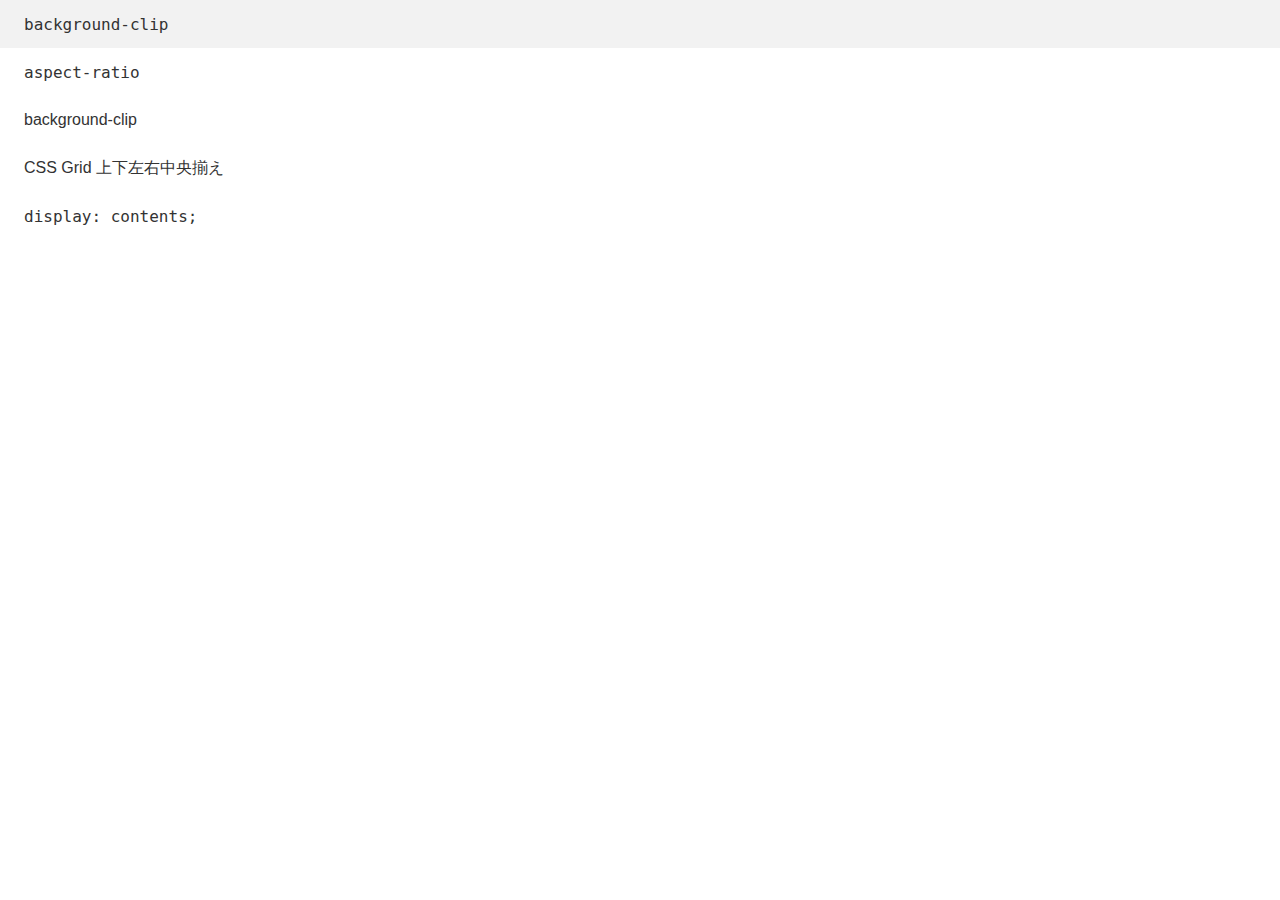
<file: index.html>
<!DOCTYPE html>
<html lang="ja">
  <head>
    <meta charset="UTF-8" />
    <meta name="viewport" content="width=device-width, initial-scale=1.0" />
    <meta http-equiv="X-UA-Compatible" content="ie=edge" />
    <title>2021-10-27 MONEYFORWARD frontend勉強会</title>
    <link
      href="https://fonts.googleapis.com/icon?family=Material+Icons"
      rel="stylesheet"
    />
    <link rel="stylesheet" href="./common/css/base.css" />
    <link rel="stylesheet" href="style/style.css" />
  </head>
  <body>
    <ol class="link-list">
      <li>
        <a href="./1_background-clip/index.html"><code>background-clip</code></a>
      </li>
      <li>
        <a href="./2_aspectratio/index.html"><code>aspect-ratio</code></a>
      </li>
      <li>
        <a href="./3_flexbox_gap/index.html">background-clip</a>
      </li>
      <li>
        <a href="4_css-grid/index.html">CSS Grid 上下左右中央揃え</a>
      </li>
      <li>
        <a href="5_contents/index.html"><code>display: contents;</code></a>
      </li>
    </ol>
  </body>
</html>
</file>
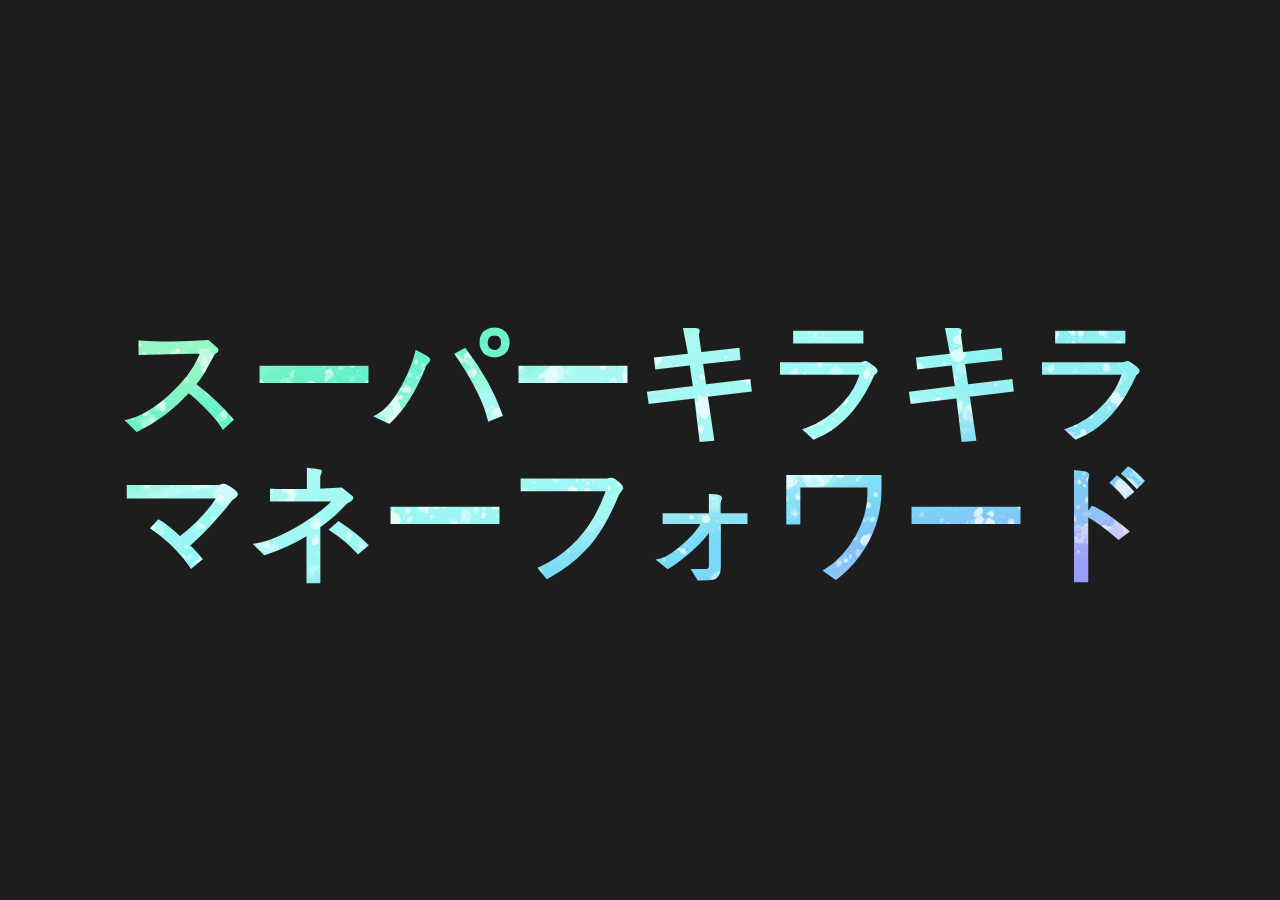
<file: 1_background-clip/index.html>
<!DOCTYPE html>
<html lang="ja">
  <head>
    <meta charset="UTF-8" />
    <meta http-equiv="X-UA-Compatible" content="ie=edge" />
    <title>スーパーキラキラマネーフォワード</title>
    <link rel="stylesheet" href="css/style.css" />
  </head>
  <body>
    <p class="logo">スーパーキラキラ<br />マネーフォワード</p>
  </body>
</html>
</file>
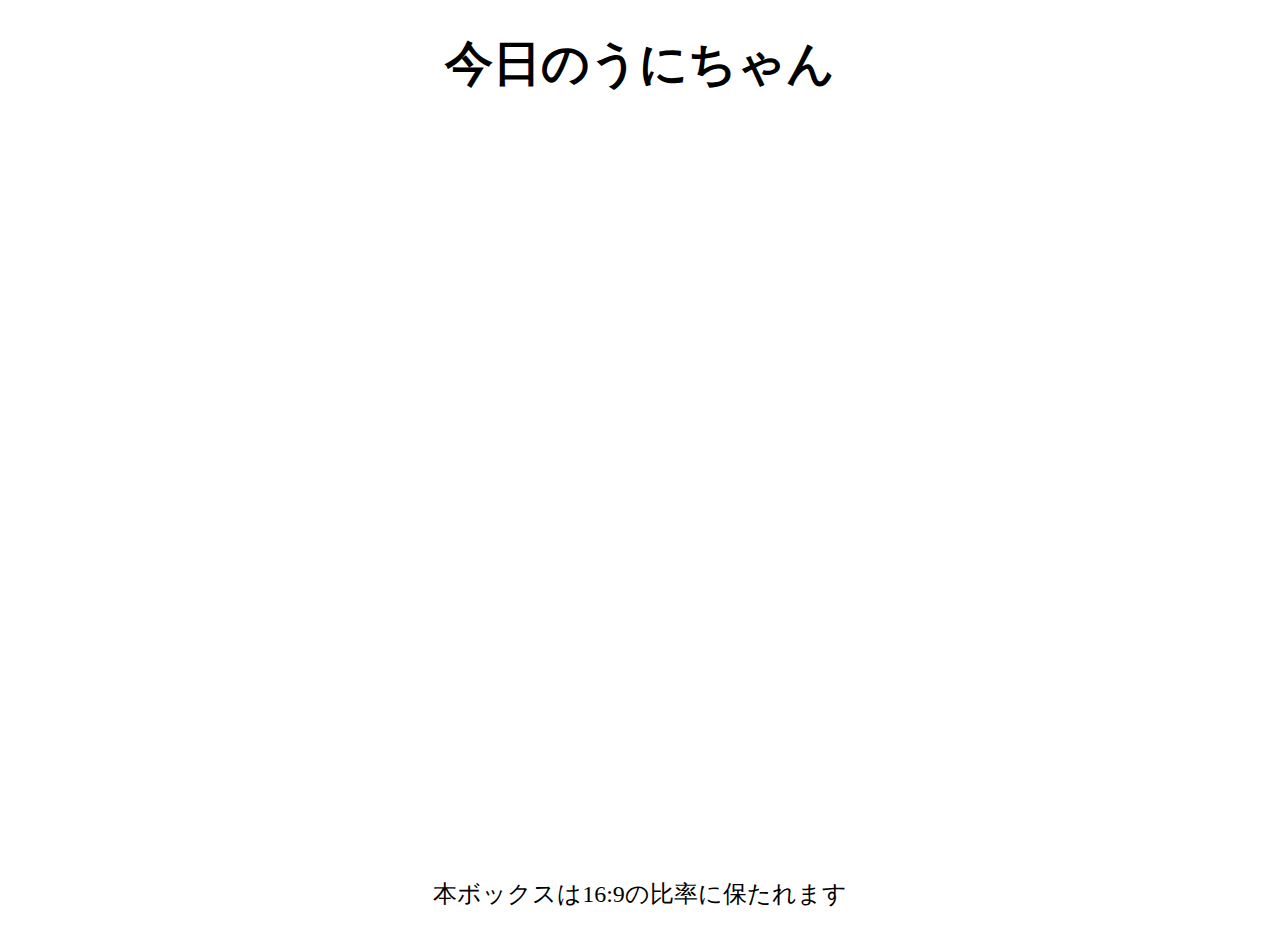
<file: 2_aspectratio/index.html>
<!DOCTYPE html>
<html lang="ja">
  <head>
    <meta charset="UTF-8" />
    <meta http-equiv="X-UA-Compatible" content="ie=edge" />
    <title>aspect-ratio</title>
    <link rel="stylesheet" href="css/style.css" />
  </head>
  <body>
    <h1>今日のうにちゃん</h1>
    <iframe
      class="video"
      width="560"
      height="315"
      src="https://www.youtube.com/embed/zmpK6yiM7N8"
      title="YouTube video player"
      frameborder="0"
      allow="accelerometer; autoplay; clipboard-write; encrypted-media; gyroscope; picture-in-picture"
      allowfullscreen
    ></iframe>
    <p>本ボックスは16:9の比率に保たれます</p>
  </body>
</html>
</file>
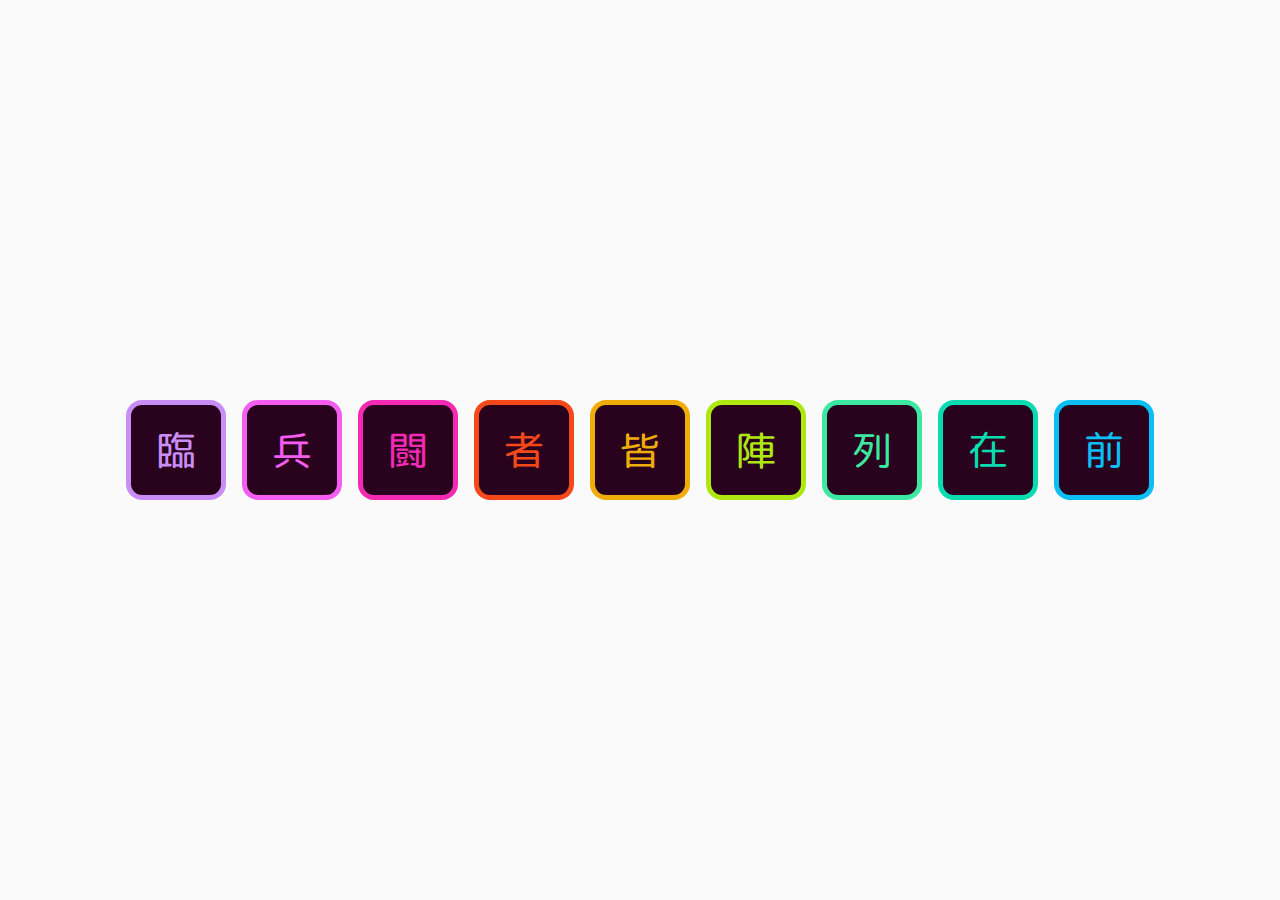
<file: 3_flexbox_gap/index.html>
<!DOCTYPE html>
<html lang="ja">
  <head>
    <meta charset="UTF-8" />
    <meta name="viewport" content="width=device-width, initial-scale=1.0" />
    <meta http-equiv="X-UA-Compatible" content="ie=edge" />
    <title>Flexbox用gap</title>
    <link rel="preconnect" href="https://fonts.googleapis.com" />
    <link rel="preconnect" href="https://fonts.gstatic.com" crossorigin />
    <link
      href="https://fonts.googleapis.com/css2?family=M+PLUS+Rounded+1c:wght@100;300;400;500;700;800;900&display=swap"
      rel="stylesheet"
    />
    <link rel="stylesheet" href="../common/css/base.css" />
    <link rel="stylesheet" href="styles/style.css" />
  </head>
  <body>
    <div class="container">
      <div class="box box1">臨</div>
      <div class="box box2">兵</div>
      <div class="box box3">闘</div>
      <div class="box box4">者</div>
      <div class="box box5">皆</div>
      <div class="box box6">陣</div>
      <div class="box box7">列</div>
      <div class="box box8">在</div>
      <div class="box box9">前</div>
    </div>
  </body>
</html>
</file>
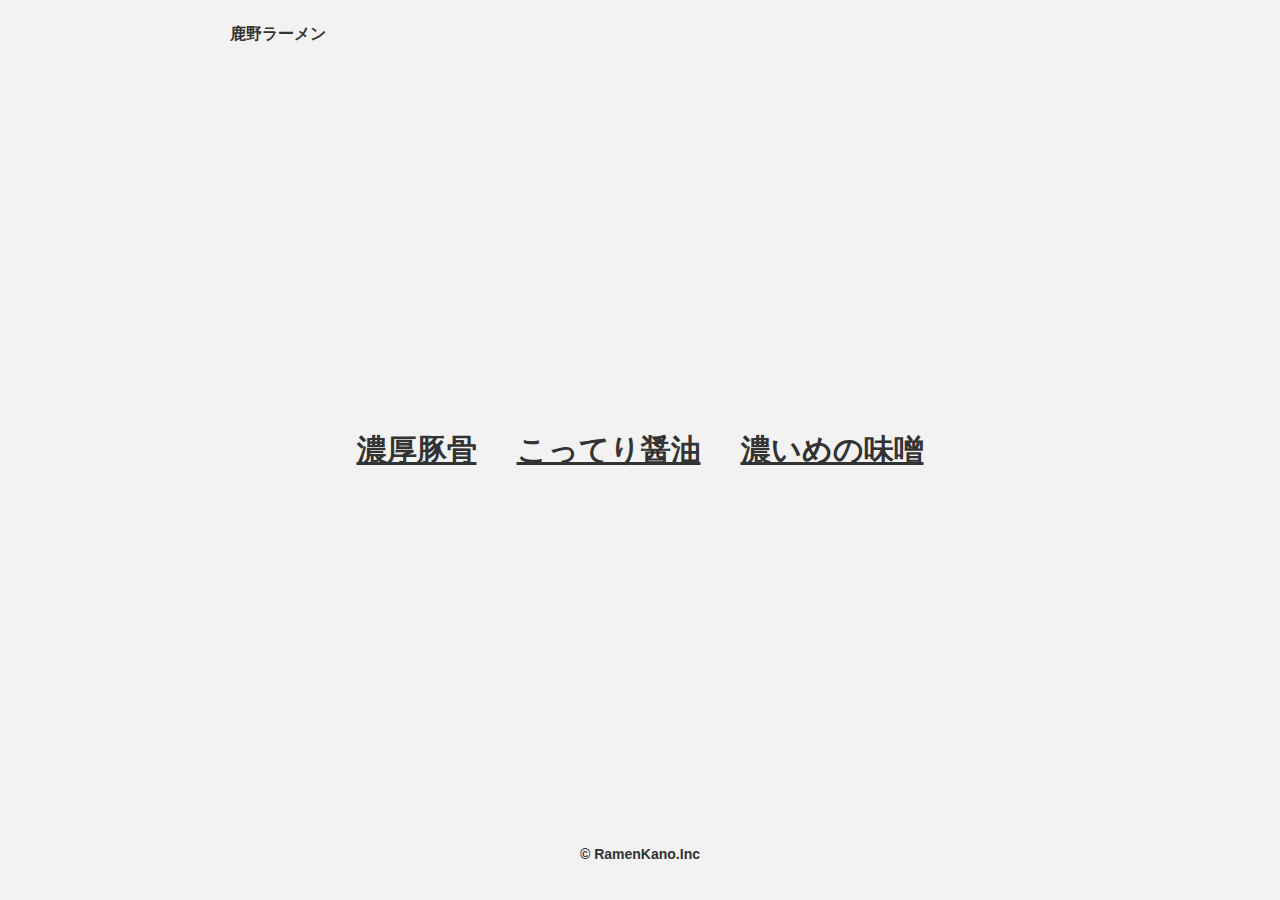
<file: 5_contents/index.html>
<!DOCTYPE html>
<html lang="ja">
  <head>
    <meta charset="UTF-8" />
    <meta name="viewport" content="width=device-width, initial-scale=1.0" />
    <meta http-equiv="X-UA-Compatible" content="ie=edge" />
    <title>鹿野ラーメン🍜</title>
    <link
      href="https://fonts.googleapis.com/icon?family=Material+Icons"
      rel="stylesheet"
    />
    <link rel="stylesheet" href="../common/css/base.css" />
    <link rel="stylesheet" href="styles/style.css" />
  </head>
  <body>
    <div class="container">
      <div class="my-box">
        <h1 class="title">
          <span class="material-icons">ramen_dining</span>鹿野ラーメン
        </h1>
        <ul class="link-list">
          <li><a href="#">濃厚豚骨</a></li>
          <li><a href="#">こってり醤油</a></li>
          <li><a href="#">濃いめの味噌</a></li>
        </ul>
      </div>
      <footer class="footer">
        <address>© RamenKano.Inc</address>
      </footer>
    </div>
  </body>
</html>
</file>
<file: common/css/base.css>
* {
  margin: 0;
  padding: 0;
  box-sizing: border-box;
}

h1,
h2,
h3 {
  font-weight: normal;
  font-size: 16px;
}

ul {
  list-style: none;
}

html,
body {
  background-color: #ffffff;
  height: 100%;
}

body {
  font-family: sans-serif;
  font-size: 16px;
  color: #333333;
  text-align: center;
}

a {
  font-family: sans-serif;
  color: #333333;
}
</file>
<file: style/style.css>
html,
body {
  background-color: #fff;
  text-align: left;
}

.material-icons {
  font-family: "Material Icons";
  font-weight: normal;
  font-style: normal;
  font-size: 24px; /* Preferred icon size */
  display: inline-block;
  line-height: 1;
  text-transform: none;
  letter-spacing: normal;
  word-wrap: normal;
  white-space: nowrap;
  direction: ltr;

  /* Support for all WebKit browsers. */
  -webkit-font-smoothing: antialiased;
  /* Support for Safari and Chrome. */
  text-rendering: optimizeLegibility;

  /* Support for Firefox. */
  -moz-osx-font-smoothing: grayscale;

  /* Support for IE. */
  font-feature-settings: "liga";
}

.container {
  display: grid;
  height: 100%;
  grid-template-columns: 240px 1fr;
}

a {
  display: flex;
  align-items: center;
  gap: 24px;
  font-size: 16px;
  padding-left: 24px;
  padding-right: 24px;
  height: 48px;
  text-align: center;
  text-decoration: none;
}

.link-list a:hover,
.link-list a.current {
  background-color: rgba(0, 0, 0, 0.05);
}

.link-list a:is(:hover, .current) {
  background-color: rgba(0, 0, 0, 0.05);
}
</file>
<file: 1_background-clip/css/style.css>
* {
  margin: 0;
  padding: 0;
}

html,
body {
  height: 100%;
}

body {
  background-color: #1d1d1d;
}

.logo {
  animation: 5s linear scroll-keyframes infinite;
  width: 100%;
  height: 100%;
  display: grid;
  line-height: 1.1;
  place-items: center;
  background-size: cover;
  font-family: "Hiragino Kaku Gothic Pro", "ヒラギノ角ゴ Pro W3", メイリオ,
    Meiryo, "ＭＳ Ｐゴシック", "Helvetica Neue", Helvetica, Arial, sans-serif;
  font-weight: 900;
  font-style: normal;
  font-size: min(100vw / 10, 200px);
  background: url(../images/background.jpg) repeat center 0;
  color: transparent;
  -webkit-background-clip: text;
}

@keyframes scroll-keyframes {
  from {
    background-position: center 0;
  }

  to {
    background-position: center 2160px;
  }
}
</file>
<file: 2_aspectratio/css/style.css>
body {
  padding: 0;
  margin: 0;
  text-align: center;
  font-size: 24px;
}

.video {
  aspect-ratio: 16/9;
  width: 100%;
  height: 100%;
}
</file>
<file: 3_flexbox_gap/styles/style.css>
html,
body {
  background-color: #fafafa;
}

body {
  padding: 20px;
  display: grid;
  place-content: center;
  gap: 16px;
}

.container {
  display: flex;
  flex-wrap: wrap;
  /* gap for Flexbox 💐💐💐 */
  gap: 16px;
}

.box {
  box-sizing: border-box;
  display: flex;
  align-items: center;
  justify-content: center;
  width: 100px;
  height: 100px;
  padding: 5px;
  font-family: "M PLUS Rounded 1c";
  font-size: 40px;
  background: #29031e;
  border-radius: 16px;
  border-width: 5px;
  border-style: solid;
}

.box1 {
  color: #c98df6;
}

.box2 {
  color: #f45df0;
}

.box3 {
  color: #f429b4;
}

.box4 {
  color: #f4481a;
}

.box5 {
  color: #efad0a;
}

.box6 {
  color: #aee712;
}
.box7 {
  color: #3ce8a2;
}

.box8 {
  color: #0adcb2;
}

.box9 {
  color: #0bbff4;
}
</file>
<file: 5_contents/styles/style.css>
html,
body {
  background-color: #f2f2f2;
  font-weight: bold;
}

body {
  padding: 24px;
}

.container {
  display: grid;
  height: 100%;
  font-size: 24px;
  gap: 16px;
  grid-template: 1fr / 1fr;
}

.my-box,
.footer {
  grid-row: 1;
  grid-column: 1;
  /* grid-area: 1/1/-1/-1; でもOK */
}

.my-box {
  place-self: center;
  display: flex;
  flex-direction: column;
  gap: 16px;
}

.title {
  display: flex;
  gap: 14px;
  align-items: center;
  font-size: 30px;
  font-weight: 600;
}

.title .material-icons {
  font-size: 30px;
}

.link-list {
  display: flex;
  flex-direction: column;
  gap: 16px;
}

.footer {
  align-self: flex-end;
  height: 30px;
}

.footer address {
  font-size: 16px;
  font-style: normal;
}

@media (min-width: 600px) {
  .title,
  .link-list {
    grid-row: 1;
    grid-column: 1;
    /* grid-area: 1/1/-1/-1; でもOK */
  }

  .title {
    justify-self: left;
    align-self: start;
  }

  .title {
    font-size: 16px;
  }

  .title .material-icons {
    font-size: 16px;
  }

  .my-box {
    display: contents;
  }

  .link-list {
    place-self: center;
    flex-direction: row;
    gap: 40px;
    font-size: 30px;
  }

  .footer address {
    font-size: 14px;
  }
}
</file>
